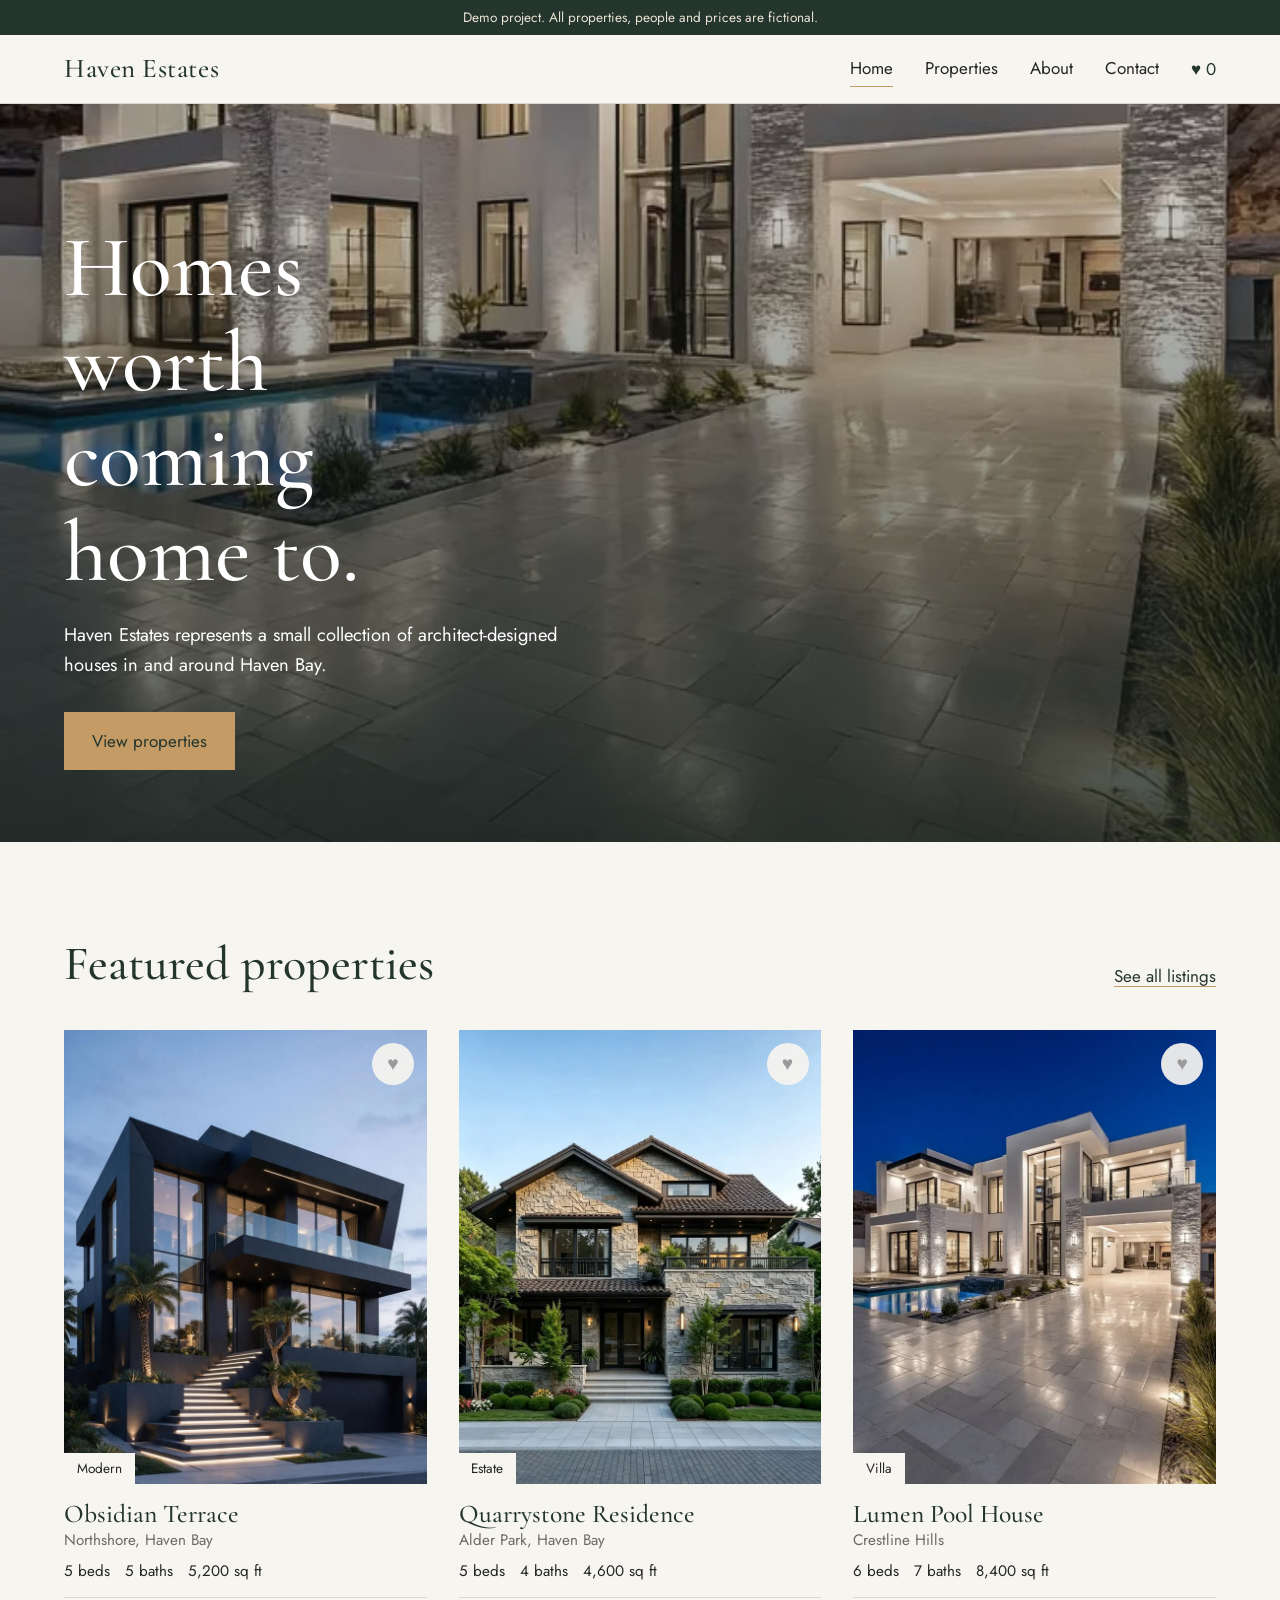
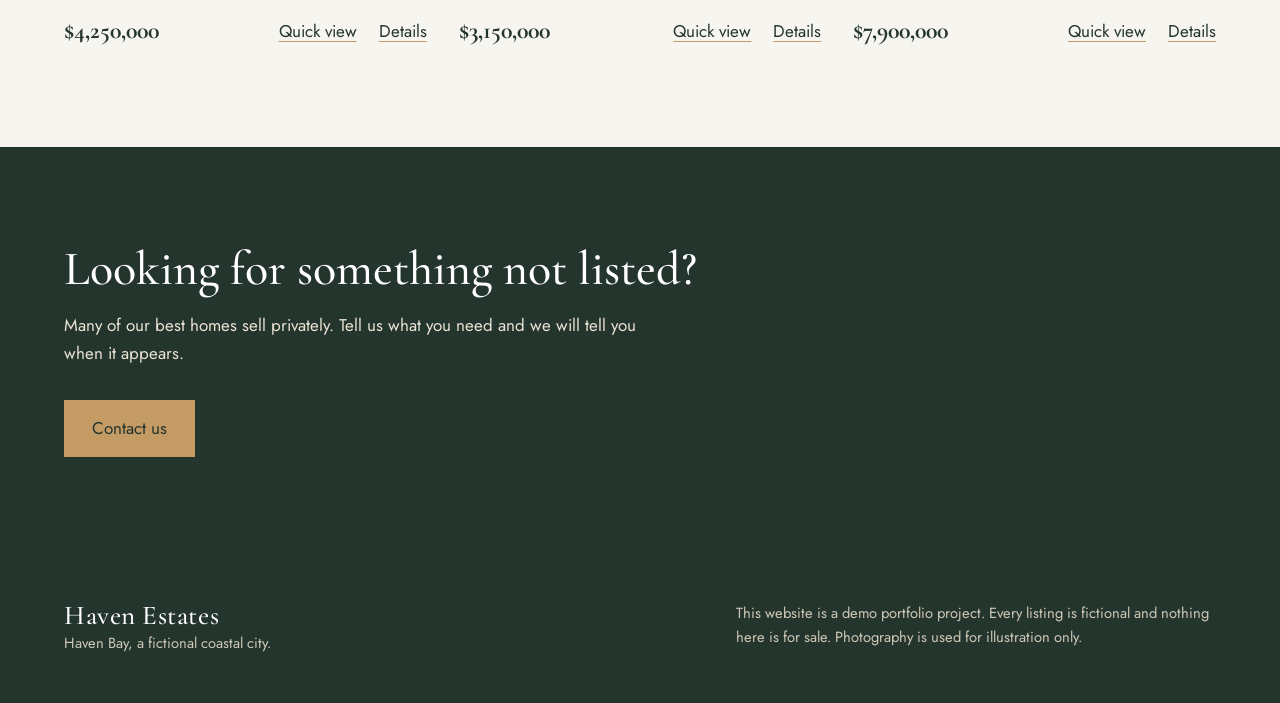
<file: realestate/index.html>
<!DOCTYPE html>
<html lang="en"><head><meta charset="utf-8"><meta name="viewport" content="width=device-width,initial-scale=1">
<title>Home | Haven Estates (Demo)</title>
<link rel="preconnect" href="https://fonts.googleapis.com"><link rel="preconnect" href="https://fonts.gstatic.com" crossorigin>
<link href="https://fonts.googleapis.com/css2?family=Cormorant+Garamond:wght@500;600&family=Jost:wght@400;500&display=swap" rel="stylesheet">
<link rel="stylesheet" href="style.css"></head><body>
<div id="site-header"></div>
<main>
<section class="hero"><div><h1>Homes worth coming home to.</h1><p>Haven Estates represents a small collection of architect-designed houses in and around Haven Bay.</p><a class="btn" href="properties.html">View properties</a></div></section>
<section><div class="head"><h2>Featured properties</h2><a class="link" href="properties.html">See all listings</a></div><div class="grid" id="featured"></div></section>
<section class="band"><h2>Looking for something not listed?</h2><p>Many of our best homes sell privately. Tell us what you need and we will tell you when it appears.</p><a class="btn" href="contact.html">Contact us</a></section>
</main>
<div id="site-footer"></div>
<script src="properties.js"></script><script src="main.js"></script>
</body></html>
</file>
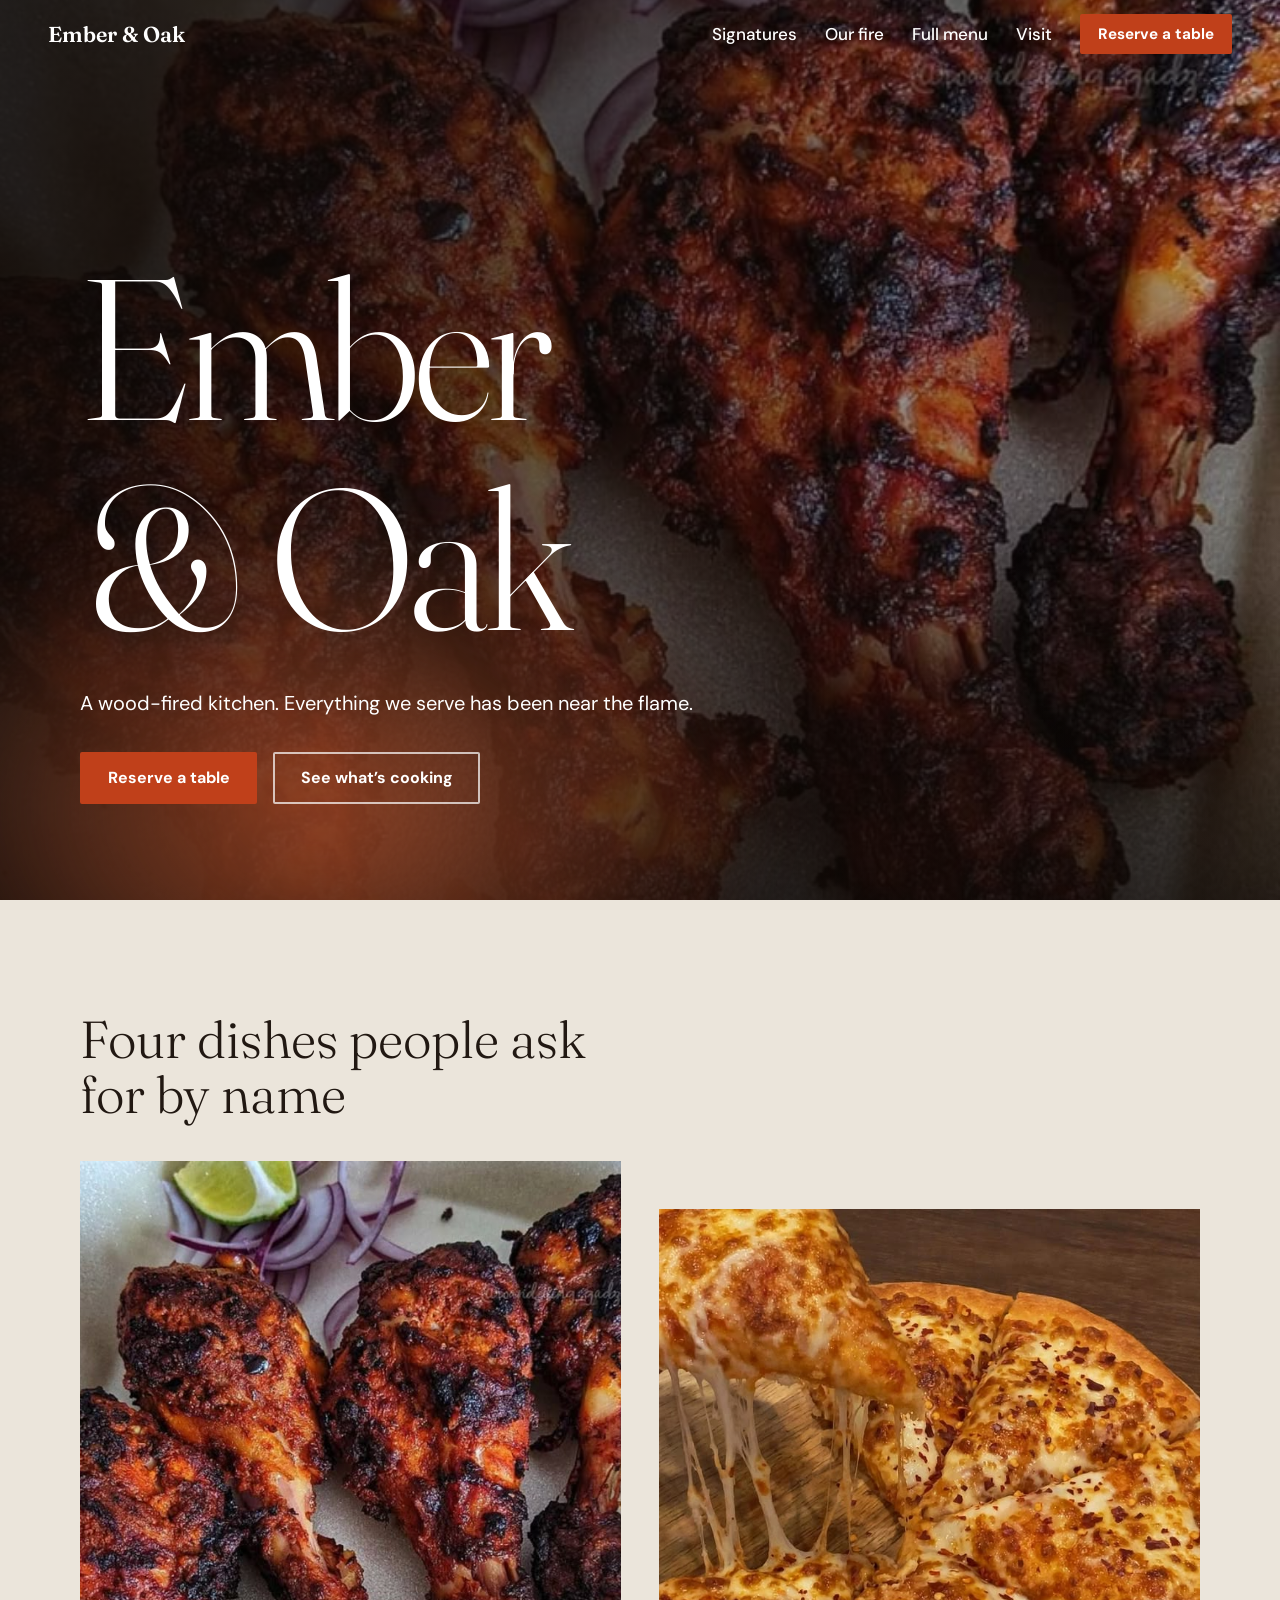
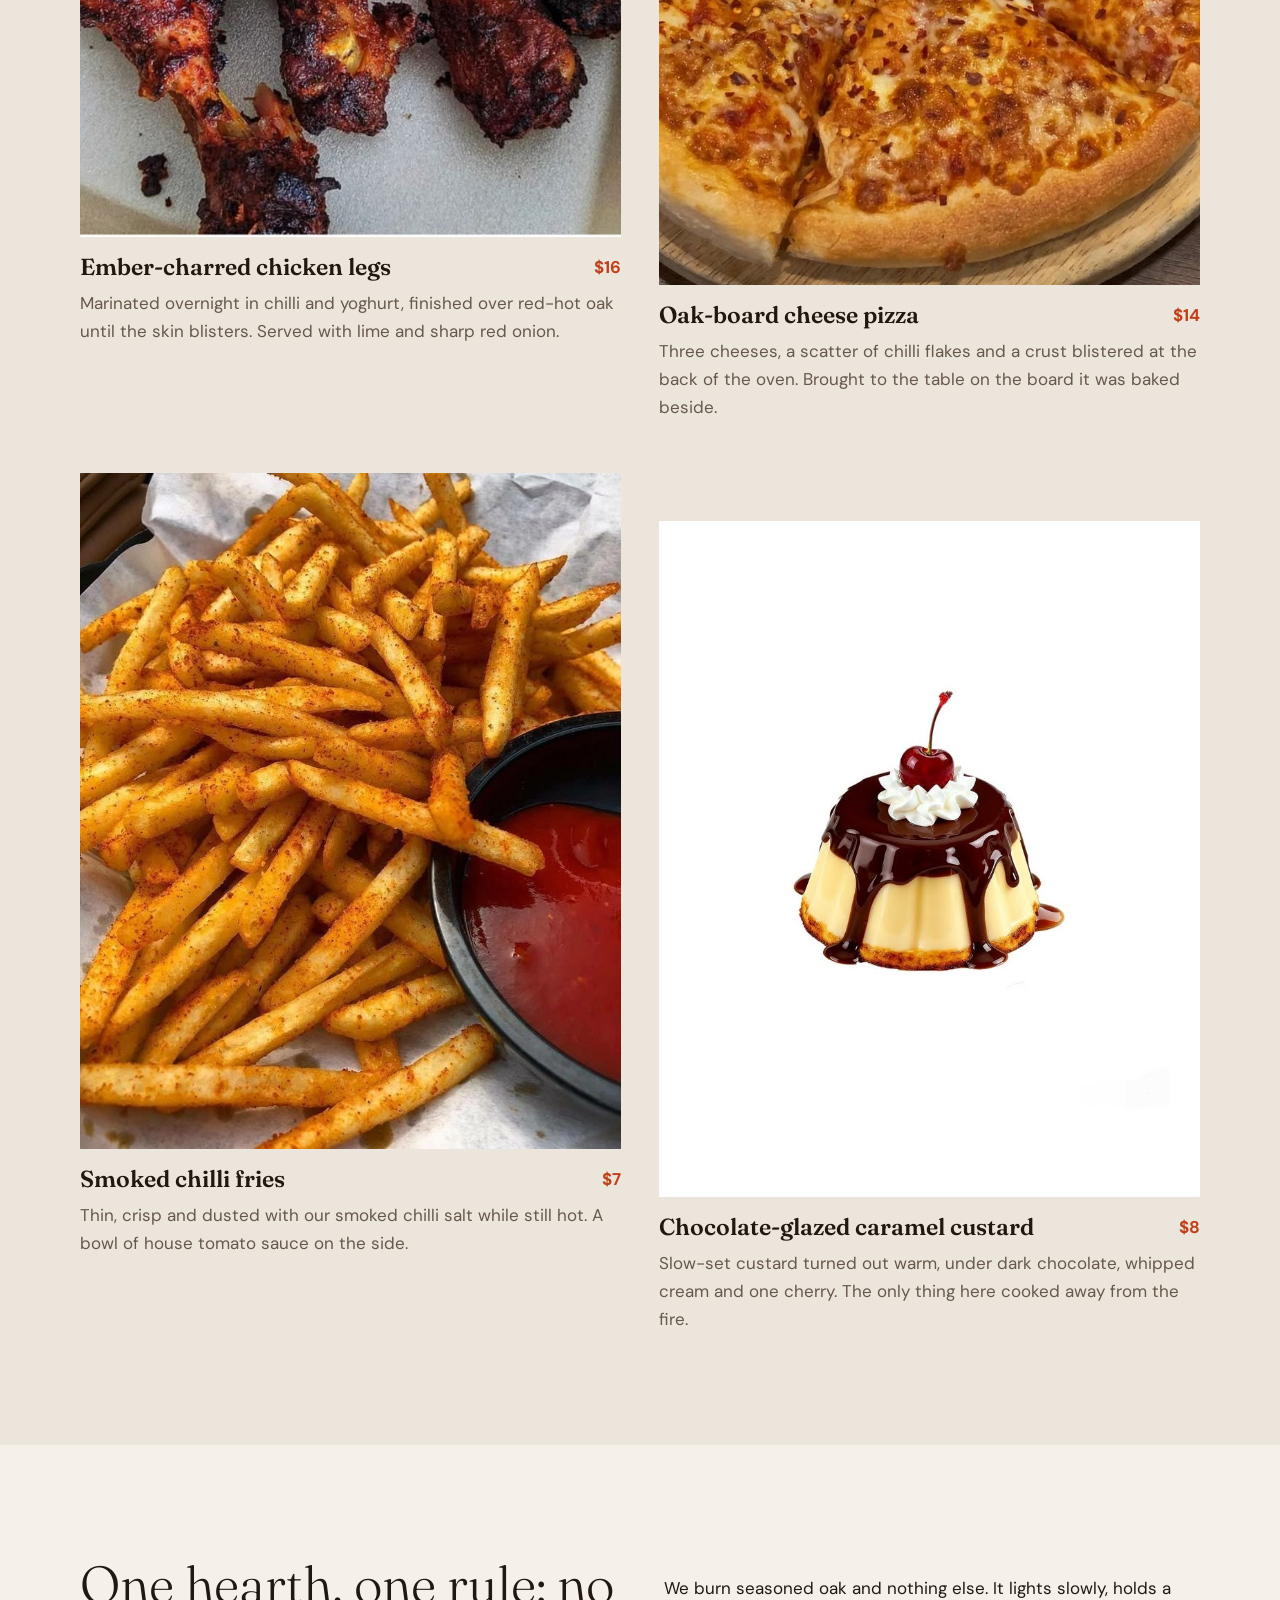
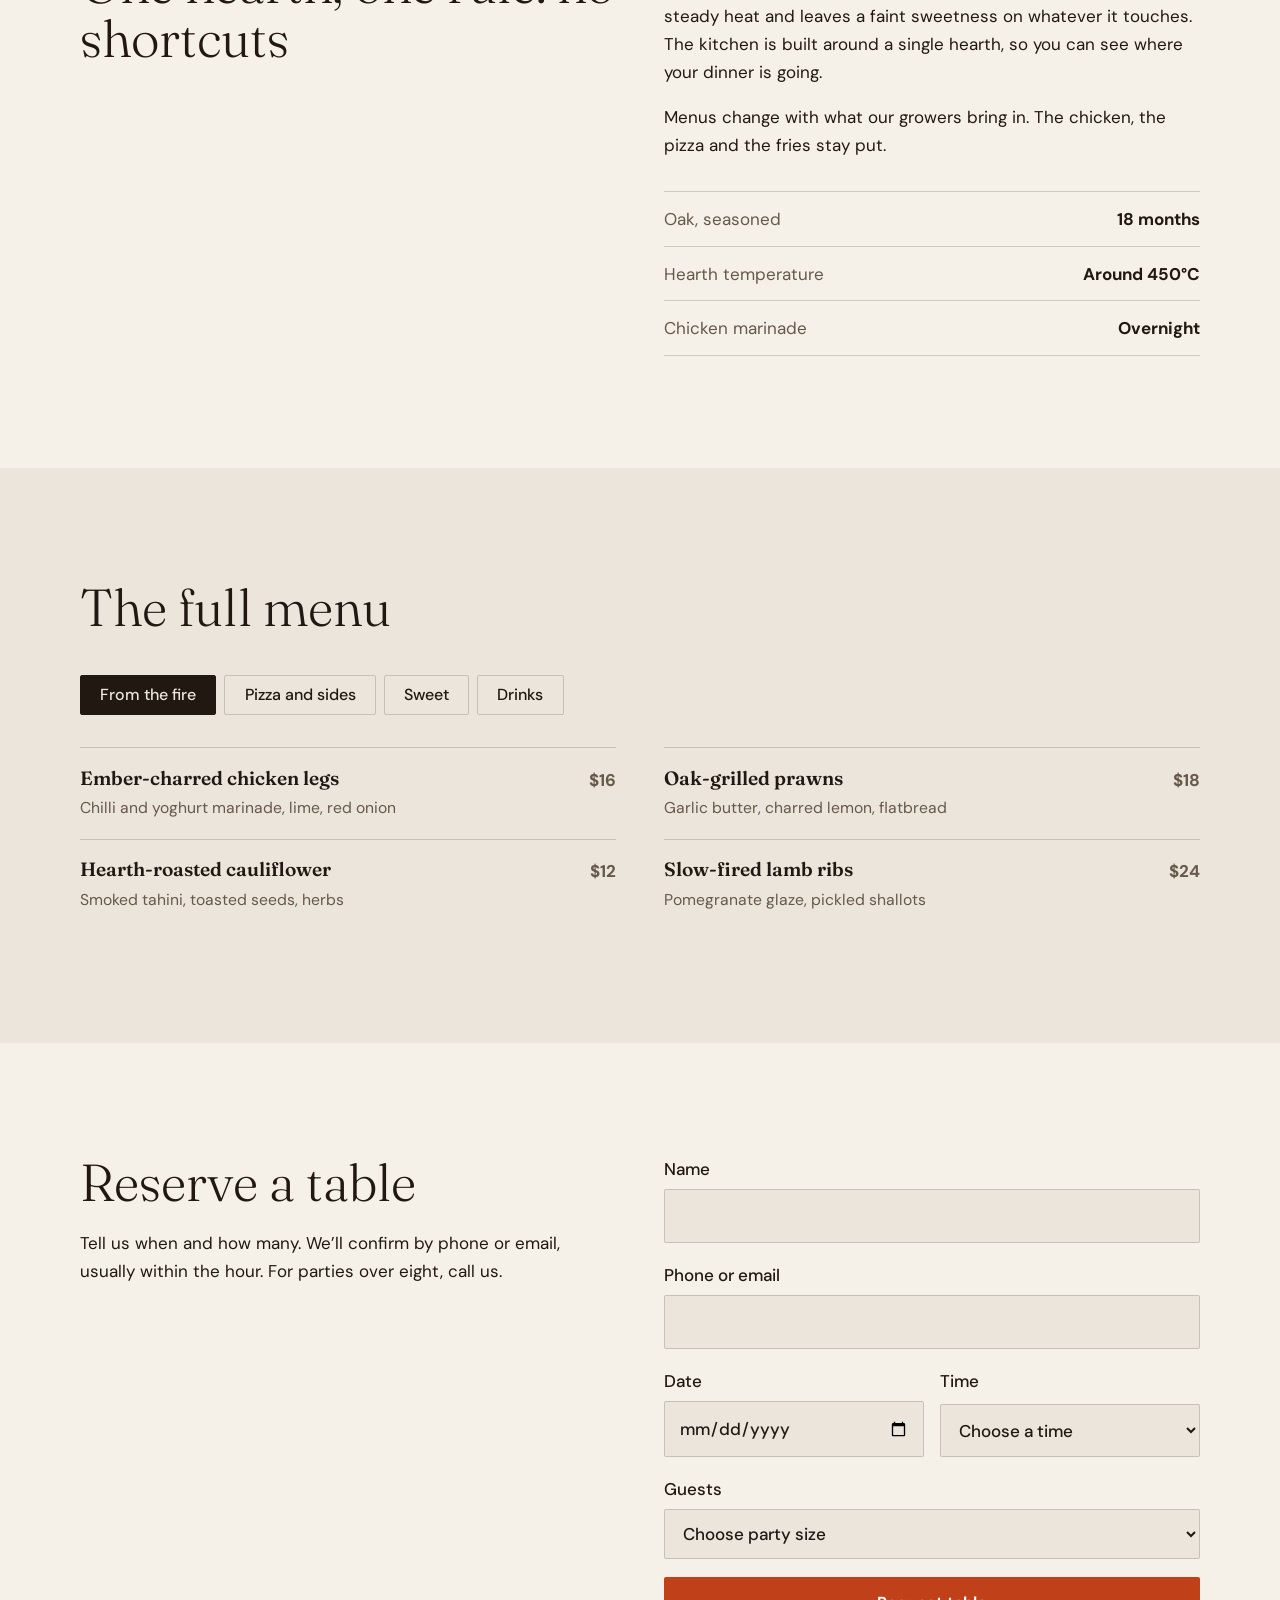
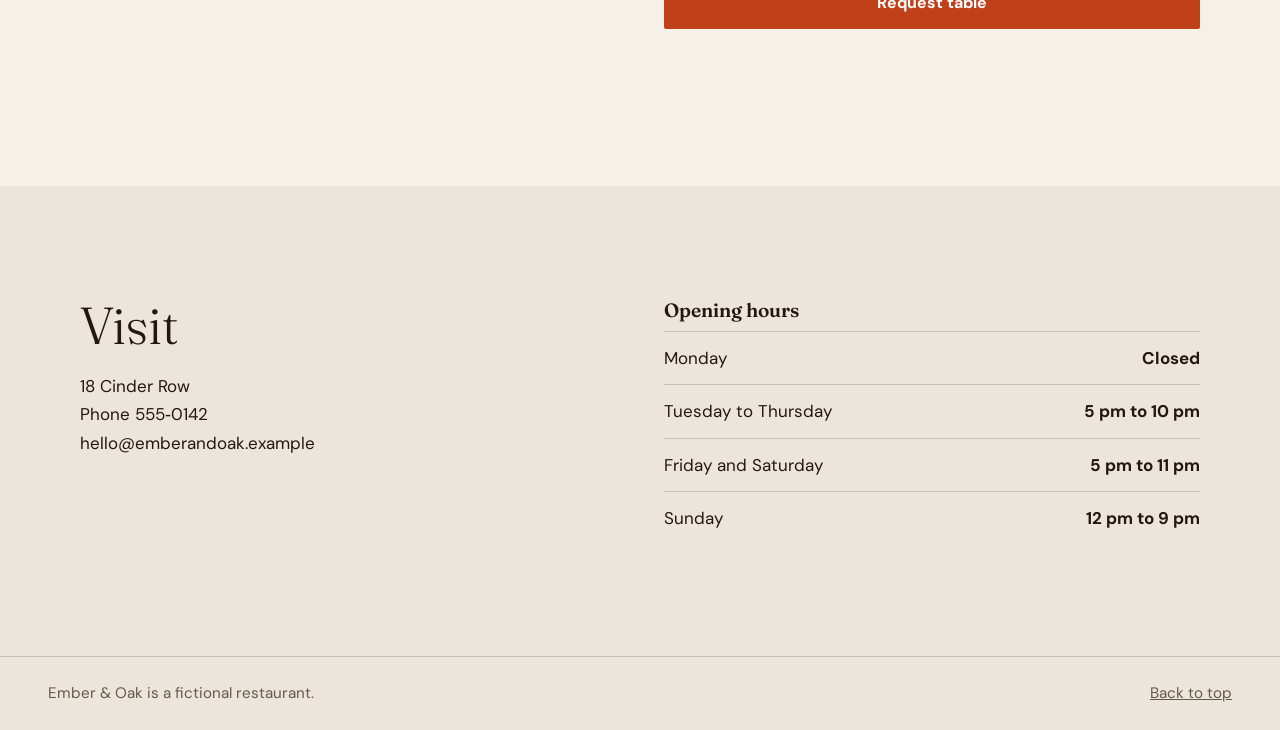
<file: restaurant/index.html>
<!DOCTYPE html>
<html lang="en">
<head>
<meta charset="utf-8">
<meta name="viewport" content="width=device-width, initial-scale=1">
<title>Ember &amp; Oak · Wood-fired kitchen</title>
<meta name="description" content="Ember &amp; Oak is a wood-fired kitchen. Chicken charred over oak, hand-stretched pizza and desserts from the cool end of the hearth.">
<link rel="icon" href="data:image/svg+xml,%3Csvg xmlns='http://www.w3.org/2000/svg' viewBox='0 0 100 100'%3E%3Ctext y='.9em' font-size='90'%3E🔥%3C/text%3E%3C/svg%3E">
<link rel="preconnect" href="https://fonts.googleapis.com">
<link rel="preconnect" href="https://fonts.gstatic.com" crossorigin>
<link href="https://fonts.googleapis.com/css2?family=DM+Sans:wght@400;500;700&family=Fraunces:opsz,wght@9..144,300;9..144,600&display=swap" rel="stylesheet">
<link rel="stylesheet" href="style.css">
</head>
<body>

<header class="site-header" id="top">
  <a class="brand" href="#top">Ember &amp; Oak</a>
  <button class="nav-toggle" aria-expanded="false" aria-controls="nav">Menu</button>
  <nav id="nav" class="nav">
    <a href="#signatures">Signatures</a>
    <a href="#fire">Our fire</a>
    <a href="#menu">Full menu</a>
    <a href="#visit">Visit</a>
    <a class="btn btn-small" href="#reserve">Reserve a table</a>
  </nav>
</header>

<main>
  <section class="hero">
    <img src="assets/chicken.jpeg" alt="Charred chicken legs on a plate with red onion and lime">
    <div class="hero-glow" aria-hidden="true"></div>
    <div class="hero-copy">
      <h1>Ember<br>&amp; Oak</h1>
      <p>A wood-fired kitchen. Everything we serve has been near the flame.</p>
      <div class="hero-actions">
        <a class="btn" href="#reserve">Reserve a table</a>
        <a class="btn btn-ghost" href="#signatures">See what’s cooking</a>
      </div>
    </div>
  </section>

  <section class="section" id="signatures">
    <div class="wrap">
      <h2>Four dishes people ask for by name</h2>
      <div class="dishes">
        <figure class="dish">
          <div class="photo"><img src="assets/chicken.jpeg" alt="Ember-charred chicken legs" loading="lazy"></div>
          <figcaption><span class="name">Ember-charred chicken legs</span><span class="price">$16</span>
            <p>Marinated overnight in chilli and yoghurt, finished over red-hot oak until the skin blisters. Served with lime and sharp red onion.</p></figcaption>
        </figure>
        <figure class="dish">
          <div class="photo"><img src="assets/pizza.jpeg" alt="Cheese pizza with a slice being pulled away, stretching melted cheese" loading="lazy"></div>
          <figcaption><span class="name">Oak-board cheese pizza</span><span class="price">$14</span>
            <p>Three cheeses, a scatter of chilli flakes and a crust blistered at the back of the oven. Brought to the table on the board it was baked beside.</p></figcaption>
        </figure>
        <figure class="dish">
          <div class="photo"><img src="assets/fries.jpeg" alt="Spiced fries in paper with a bowl of red dipping sauce" loading="lazy"></div>
          <figcaption><span class="name">Smoked chilli fries</span><span class="price">$7</span>
            <p>Thin, crisp and dusted with our smoked chilli salt while still hot. A bowl of house tomato sauce on the side.</p></figcaption>
        </figure>
        <figure class="dish">
          <div class="photo photo-light"><img src="assets/pudding.jpeg" alt="Caramel custard pudding with chocolate sauce, cream and a cherry" loading="lazy"></div>
          <figcaption><span class="name">Chocolate-glazed caramel custard</span><span class="price">$8</span>
            <p>Slow-set custard turned out warm, under dark chocolate, whipped cream and one cherry. The only thing here cooked away from the fire.</p></figcaption>
        </figure>
      </div>
    </div>
  </section>

  <section class="section section-alt" id="fire">
    <div class="wrap fire">
      <h2>One hearth, one rule: no shortcuts</h2>
      <div>
        <p>We burn seasoned oak and nothing else. It lights slowly, holds a steady heat and leaves a faint sweetness on whatever it touches. The kitchen is built around a single hearth, so you can see where your dinner is going.</p>
        <p>Menus change with what our growers bring in. The chicken, the pizza and the fries stay put.</p>
        <dl class="facts">
          <div><dt>Oak, seasoned</dt><dd>18 months</dd></div>
          <div><dt>Hearth temperature</dt><dd>Around 450°C</dd></div>
          <div><dt>Chicken marinade</dt><dd>Overnight</dd></div>
        </dl>
      </div>
    </div>
  </section>

  <section class="section" id="menu">
    <div class="wrap">
      <h2>The full menu</h2>
      <div class="tabs" role="tablist" aria-label="Menu sections"></div>
      <ul class="menu-list" id="menu-list" role="tabpanel"></ul>
    </div>
  </section>

  <section class="section section-alt" id="reserve">
    <div class="wrap reserve">
      <div>
        <h2>Reserve a table</h2>
        <p>Tell us when and how many. We’ll confirm by phone or email, usually within the hour. For parties over eight, call us.</p>
      </div>
      <form id="reserve-form" novalidate>
        <label>Name<input name="name" autocomplete="name" required></label>
        <label>Phone or email<input name="contact" autocomplete="email" required></label>
        <div class="row">
          <label>Date<input type="date" name="date" required></label>
          <label>Time
            <select name="time" required>
              <option value="">Choose a time</option>
              <option>5:30 pm</option><option>6:30 pm</option><option>7:30 pm</option><option>8:30 pm</option>
            </select>
          </label>
        </div>
        <label>Guests
          <select name="guests" required>
            <option value="">Choose party size</option>
            <option>1</option><option>2</option><option>3</option><option>4</option><option>5</option><option>6</option><option>7</option><option>8</option>
          </select>
        </label>
        <button class="btn" type="submit">Request table</button>
        <p class="form-msg" id="form-msg" role="status" aria-live="polite"></p>
      </form>
    </div>
  </section>

  <section class="section" id="visit">
    <div class="wrap visit">
      <div>
        <h2>Visit</h2>
        <p>18 Cinder Row<br>Phone 555&#8209;0142<br>hello@emberandoak.example</p>
      </div>
      <table class="hours">
        <caption>Opening hours</caption>
        <tr><th scope="row">Monday</th><td>Closed</td></tr>
        <tr><th scope="row">Tuesday to Thursday</th><td>5 pm to 10 pm</td></tr>
        <tr><th scope="row">Friday and Saturday</th><td>5 pm to 11 pm</td></tr>
        <tr><th scope="row">Sunday</th><td>12 pm to 9 pm</td></tr>
      </table>
    </div>
  </section>
</main>

<footer class="site-footer">
  <span>Ember &amp; Oak is a fictional restaurant.</span>
  <a href="#top">Back to top</a>
</footer>

<script src="script.js"></script>
</body>
</html>
</file>
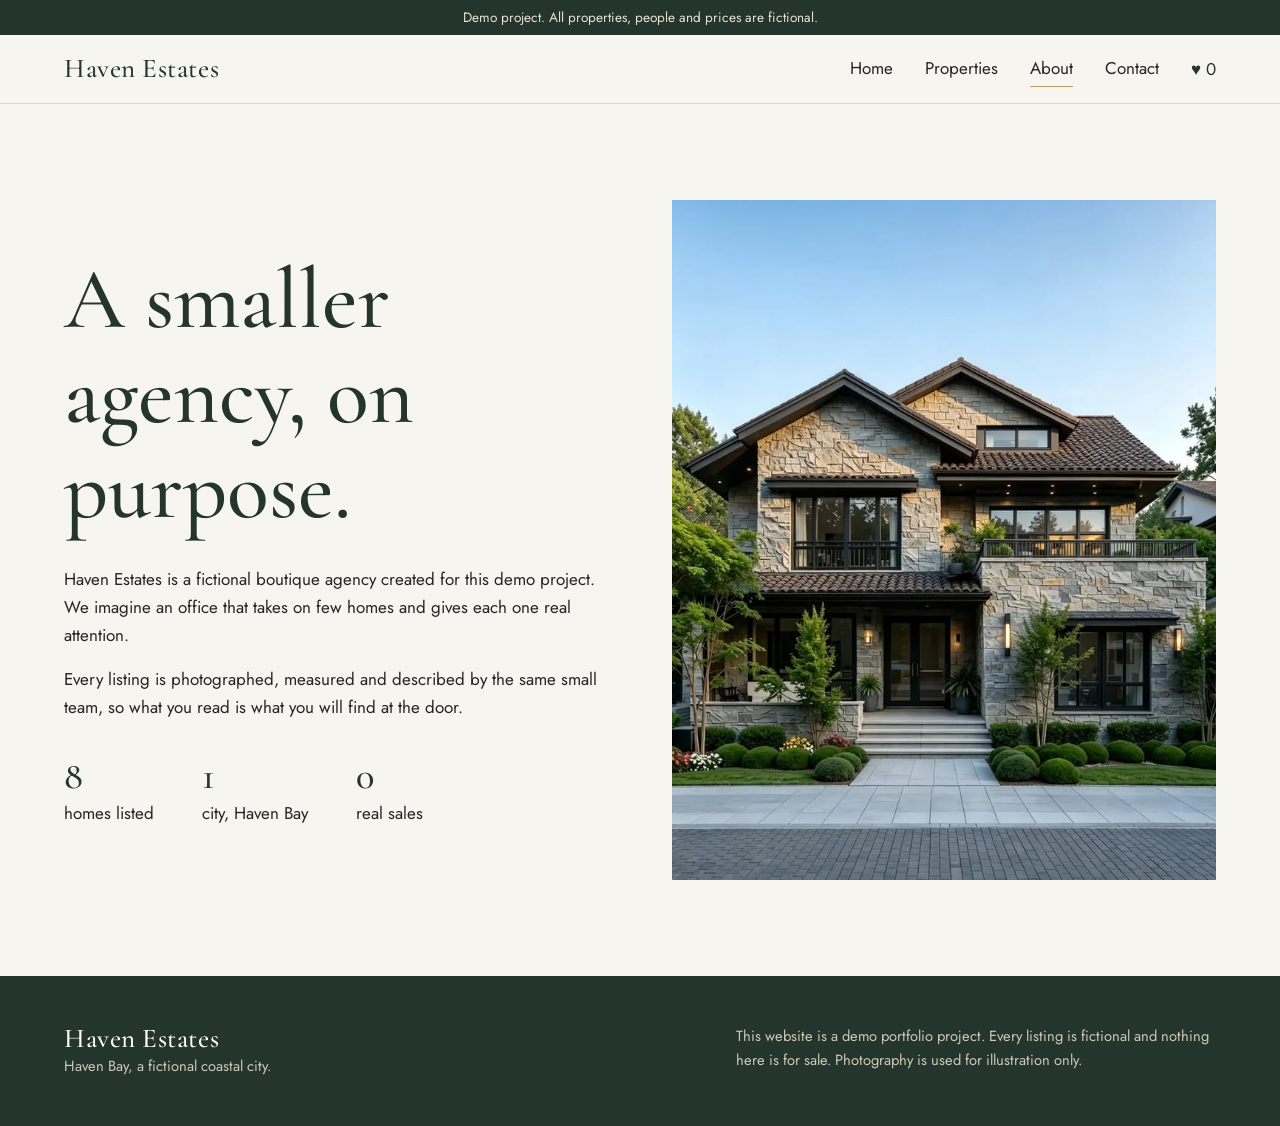
<file: realestate/about.html>
<!DOCTYPE html>
<html lang="en"><head><meta charset="utf-8"><meta name="viewport" content="width=device-width,initial-scale=1">
<title>About | Haven Estates (Demo)</title>
<link rel="preconnect" href="https://fonts.googleapis.com"><link rel="preconnect" href="https://fonts.gstatic.com" crossorigin>
<link href="https://fonts.googleapis.com/css2?family=Cormorant+Garamond:wght@500;600&family=Jost:wght@400;500&display=swap" rel="stylesheet">
<link rel="stylesheet" href="style.css"></head><body>
<div id="site-header"></div>
<main>
<div class="page"><div class="split"><div><h1>A smaller agency, on purpose.</h1><br><p>Haven Estates is a fictional boutique agency created for this demo project. We imagine an office that takes on few homes and gives each one real attention.</p><p>Every listing is photographed, measured and described by the same small team, so what you read is what you will find at the door.</p>
<div class="facts"><div><strong>8</strong>homes listed</div><div><strong>1</strong>city, Haven Bay</div><div><strong>0</strong>real sales</div></div></div>
<img src="assets/jpeg_3_.jpeg" alt="Modern stone and timber house at dusk"></div></div>
</main>
<div id="site-footer"></div>
<script src="properties.js"></script><script src="main.js"></script>
</body></html>
</file>
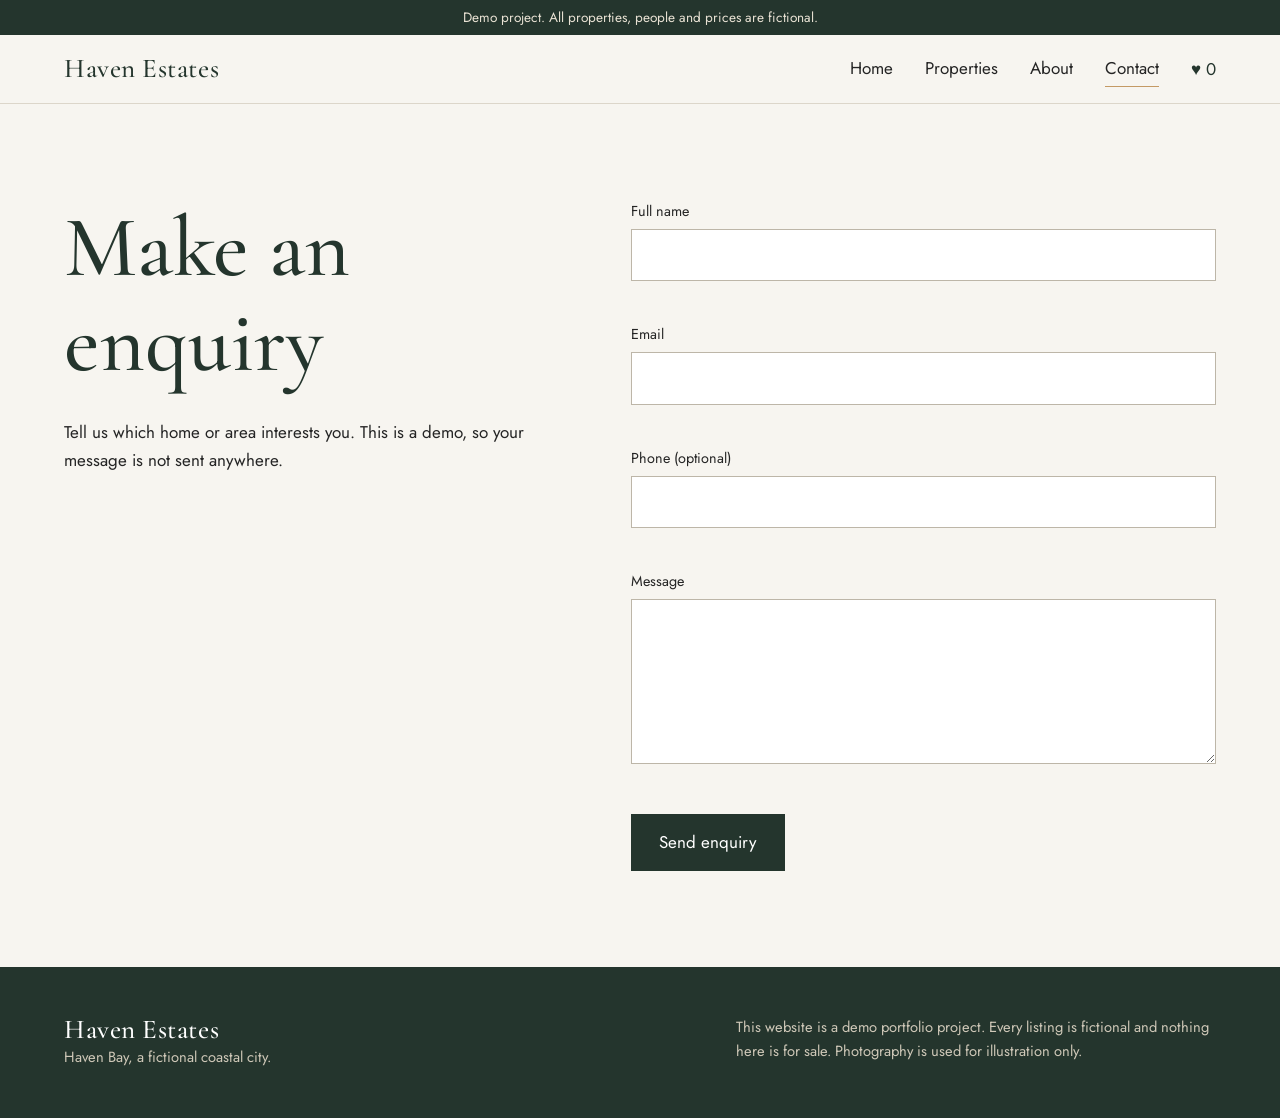
<file: realestate/contact.html>
<!DOCTYPE html>
<html lang="en"><head><meta charset="utf-8"><meta name="viewport" content="width=device-width,initial-scale=1">
<title>Contact | Haven Estates (Demo)</title>
<link rel="preconnect" href="https://fonts.googleapis.com"><link rel="preconnect" href="https://fonts.gstatic.com" crossorigin>
<link href="https://fonts.googleapis.com/css2?family=Cormorant+Garamond:wght@500;600&family=Jost:wght@400;500&display=swap" rel="stylesheet">
<link rel="stylesheet" href="style.css"></head><body>
<div id="site-header"></div>
<main>
<div class="page"><div class="contact"><div><h1>Make an enquiry</h1><br><p>Tell us which home or area interests you. This is a demo, so your message is not sent anywhere.</p></div>
<div><form id="enquiry" novalidate>
<div class="field"><label for="name">Full name</label><input id="name" name="name" autocomplete="name" aria-describedby="err-name"><p class="error" id="err-name"></p></div>
<div class="field"><label for="email">Email</label><input id="email" name="email" type="email" autocomplete="email" aria-describedby="err-email"><p class="error" id="err-email"></p></div>
<div class="field"><label for="phone">Phone (optional)</label><input id="phone" name="phone" type="tel" autocomplete="tel" aria-describedby="err-phone"><p class="error" id="err-phone"></p></div>
<div class="field"><label for="message">Message</label><textarea id="message" name="message" rows="5" aria-describedby="err-message"></textarea><p class="error" id="err-message"></p></div>
<button class="btn" type="submit">Send enquiry</button></form>
<div id="sent" hidden tabindex="-1"><h3>Enquiry received</h3><p>Thank you. In a real agency we would reply within one working day. Nothing was sent, as this is a demo.</p></div></div></div></div>
</main>
<div id="site-footer"></div>
<script src="properties.js"></script><script src="main.js"></script>
</body></html>
</file>
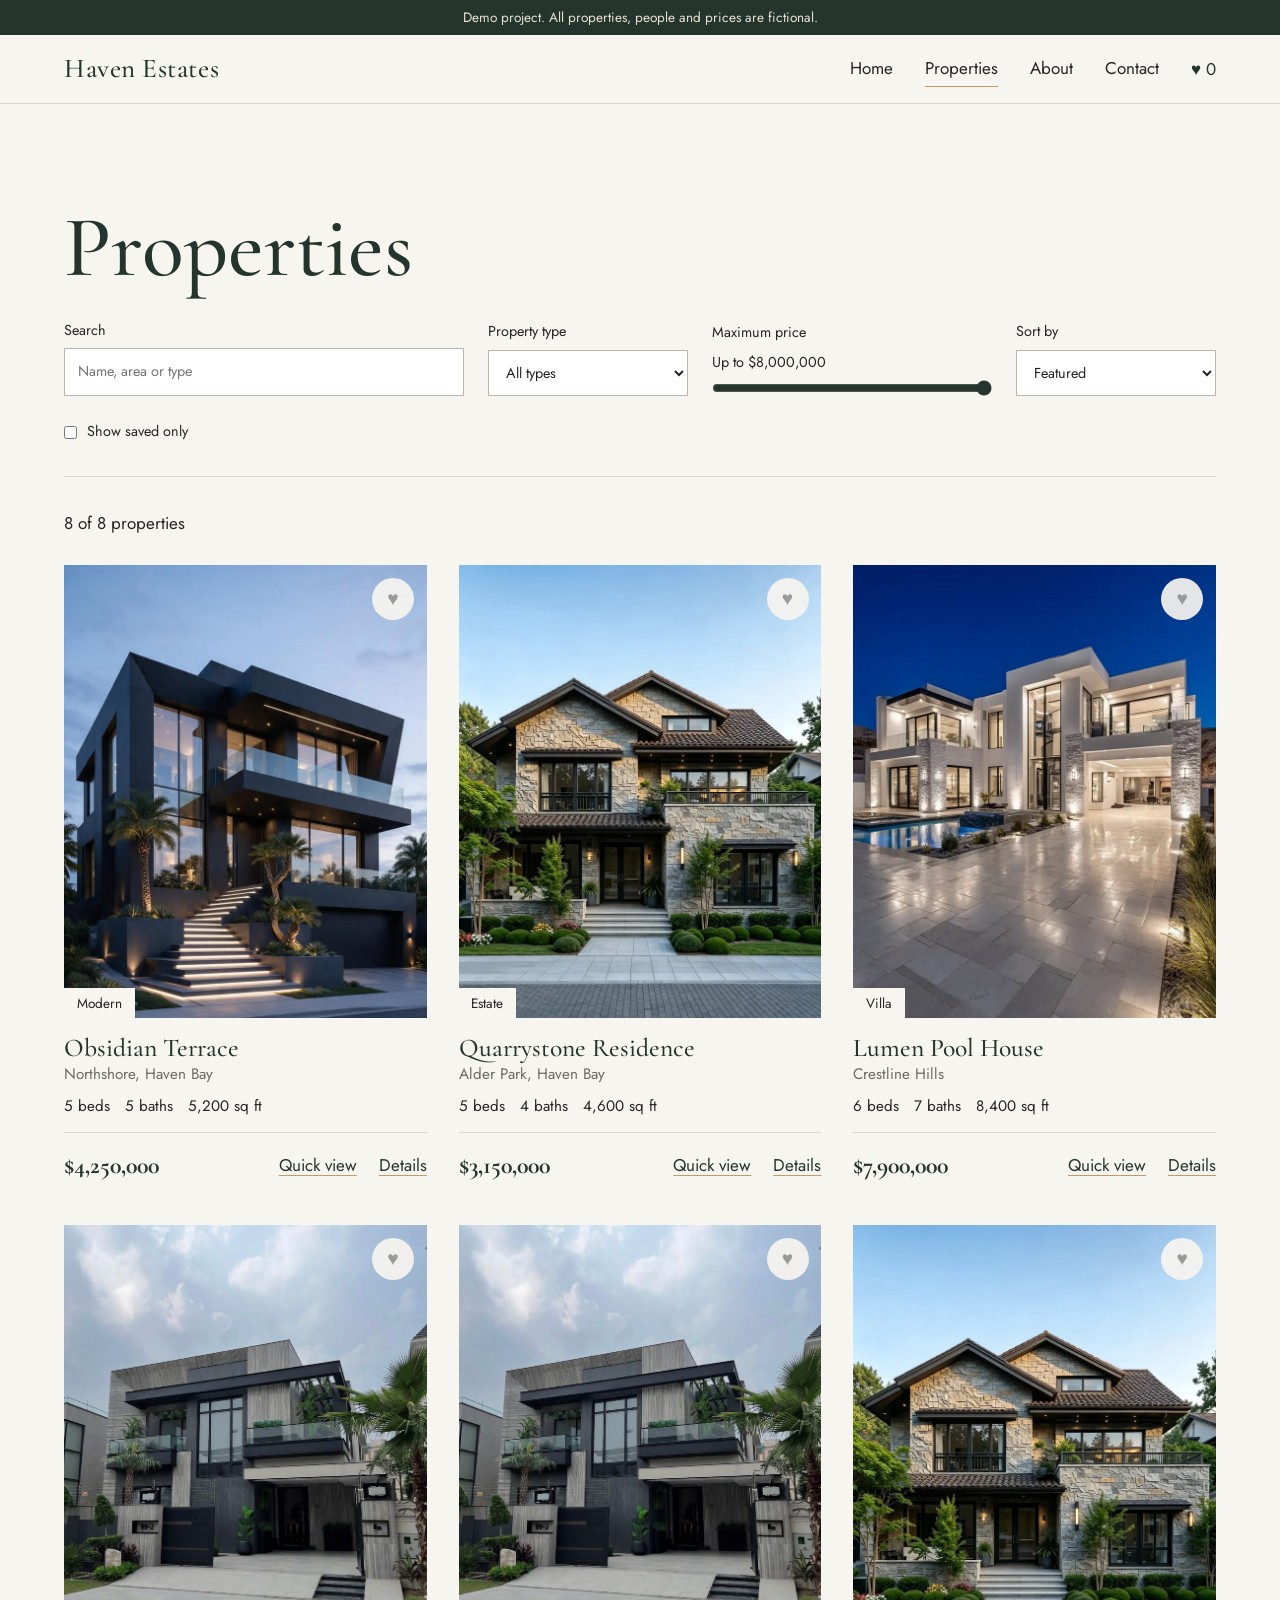
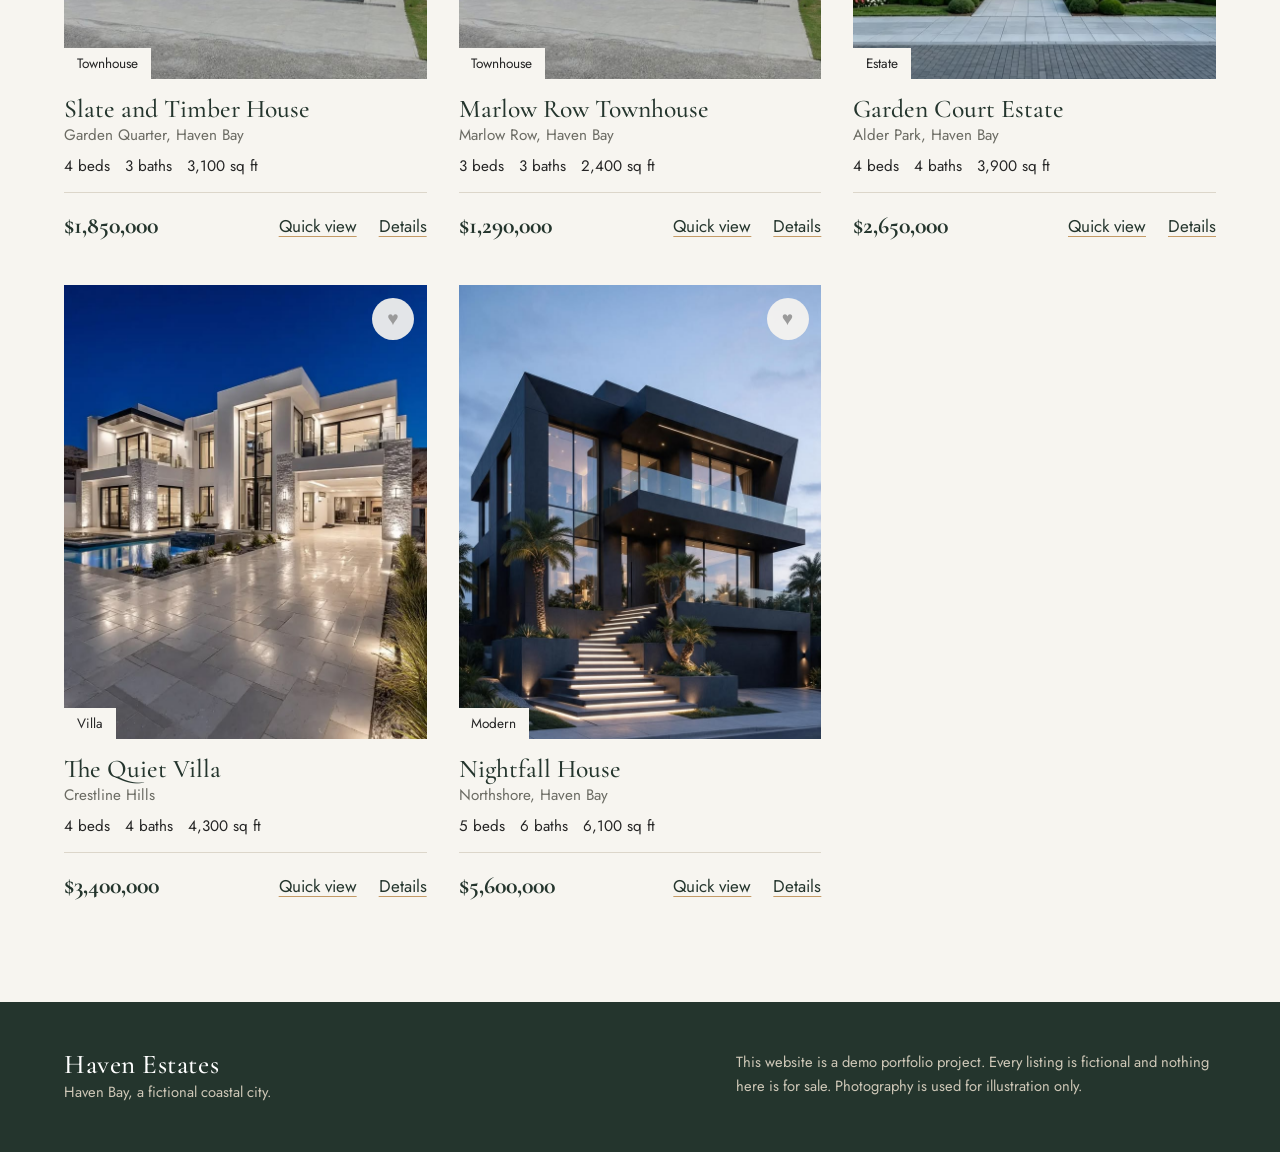
<file: realestate/properties.html>
<!DOCTYPE html>
<html lang="en"><head><meta charset="utf-8"><meta name="viewport" content="width=device-width,initial-scale=1">
<title>Properties | Haven Estates (Demo)</title>
<link rel="preconnect" href="https://fonts.googleapis.com"><link rel="preconnect" href="https://fonts.gstatic.com" crossorigin>
<link href="https://fonts.googleapis.com/css2?family=Cormorant+Garamond:wght@500;600&family=Jost:wght@400;500&display=swap" rel="stylesheet">
<link rel="stylesheet" href="style.css"></head><body>
<div id="site-header"></div>
<main>
<div class="page"><h1>Properties</h1>
<form class="filters" role="search" onsubmit="return false">
<label>Search<input id="search" type="search" placeholder="Name, area or type"></label>
<label>Property type<select id="type"></select></label>
<label>Maximum price <output id="price-out"></output><input id="price" type="range" min="1000000" max="8000000" step="100000" value="8000000"></label>
<label>Sort by<select id="sort"><option value="featured">Featured</option><option value="asc">Price, low to high</option><option value="desc">Price, high to low</option></select></label>
<label class="check"><input id="saved-only" type="checkbox"> Show saved only</label></form>
<p id="count" aria-live="polite"></p><br><div class="grid" id="grid"></div></div>
</main>
<div id="site-footer"></div>
<script src="properties.js"></script><script src="main.js"></script><script src="filters.js"></script>
</body></html>
</file>
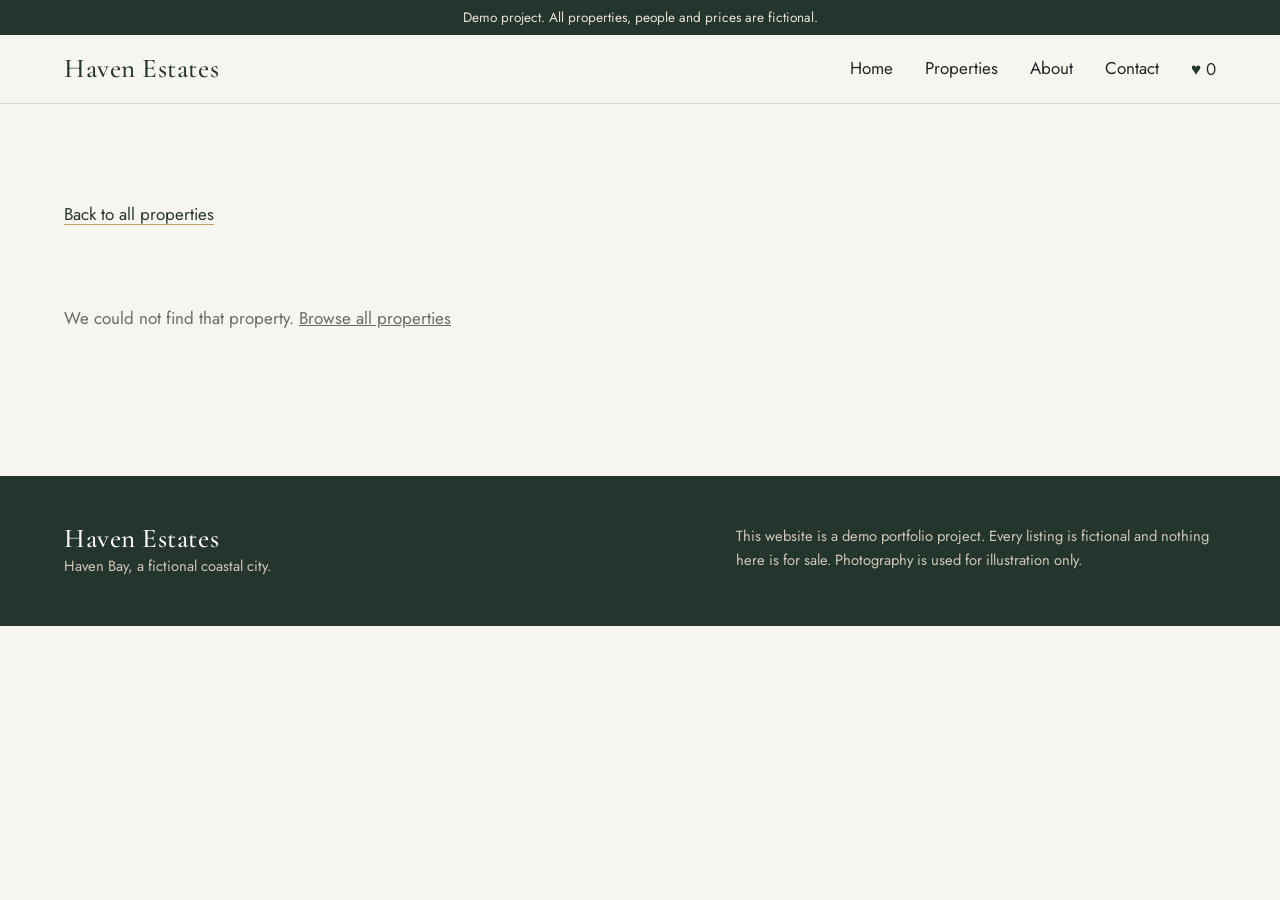
<file: realestate/property.html>
<!DOCTYPE html>
<html lang="en"><head><meta charset="utf-8"><meta name="viewport" content="width=device-width,initial-scale=1">
<title>Property | Haven Estates (Demo)</title>
<link rel="preconnect" href="https://fonts.googleapis.com"><link rel="preconnect" href="https://fonts.gstatic.com" crossorigin>
<link href="https://fonts.googleapis.com/css2?family=Cormorant+Garamond:wght@500;600&family=Jost:wght@400;500&display=swap" rel="stylesheet">
<link rel="stylesheet" href="style.css"></head><body>
<div id="site-header"></div>
<main>
<div class="page"><p><a class="link" style="margin:0" href="properties.html">Back to all properties</a></p><br><div id="property-detail"></div></div>
</main>
<div id="site-footer"></div>
<script src="properties.js"></script><script src="main.js"></script>
</body></html>
</file>
<file: realestate/style.css>
:root{--bg:#F7F5F0;--pri:#24352D;--acc:#C49A65;--txt:#252525;--line:#dcd6ca;--serif:'Cormorant Garamond',Georgia,serif;--sans:'Jost','Helvetica Neue',Arial,sans-serif}
*{box-sizing:border-box;margin:0}
body{background:var(--bg);color:var(--txt);font:17px/1.65 var(--sans)}
img{display:block;max-width:100%}
a{color:inherit}
h1,h2,h3,.logo{font-family:var(--serif);font-weight:500;line-height:1.1;color:var(--pri)}
h1{font-size:clamp(2.8rem,7vw,5.4rem)}h2{font-size:clamp(2rem,4vw,3rem)}h3{font-size:1.6rem}
:focus-visible{outline:2px solid var(--acc);outline-offset:3px}
.demo-bar{background:var(--pri);color:#e9e2d4;text-align:center;font-size:.85rem;padding:.4rem 1rem}
.header{position:sticky;top:0;z-index:20;display:flex;align-items:center;gap:2rem;padding:1rem 5vw;background:rgba(247,245,240,.95);backdrop-filter:blur(8px);border-bottom:1px solid var(--line)}
.logo{font-size:1.7rem;text-decoration:none;margin-right:auto;letter-spacing:.02em}
nav{display:flex;gap:2rem}nav a{text-decoration:none;padding:.2rem 0;border-bottom:1px solid transparent}
nav a:hover,nav a[aria-current]{border-color:var(--acc)}
.saved{text-decoration:none;color:var(--pri)}
.burger{display:none;background:none;border:0;width:40px;height:40px;cursor:pointer}
.burger span{display:block;height:2px;background:var(--pri);margin:6px 8px;transition:.25s}
.nav-open .burger span:first-child{transform:translateY(4px) rotate(45deg)}.nav-open .burger span:last-child{transform:translateY(-4px) rotate(-45deg)}
.btn{display:inline-block;background:var(--pri);color:#fff;padding:.85rem 1.7rem;border:1px solid var(--pri);text-decoration:none;font:inherit;cursor:pointer;transition:.2s}
.btn:hover{background:var(--acc);border-color:var(--acc);color:var(--pri)}
.btn.ghost{background:transparent;color:var(--pri)}.btn.ghost:hover{background:var(--pri);color:#fff}
.btn.ghost[aria-pressed=true]{background:var(--acc);border-color:var(--acc)}
.link{background:none;border:0;font:inherit;color:var(--pri);cursor:pointer;text-decoration:underline;text-decoration-color:var(--acc);text-underline-offset:4px;margin-left:1rem}
.hero{min-height:82vh;display:flex;align-items:flex-end;padding:8vh 5vw;color:#fff;background:linear-gradient(180deg,rgba(20,30,25,.15),rgba(20,30,25,.8)),url(assets/jpeg_5_.jpeg) center 65%/cover}
.hero h1{color:#fff;max-width:11ch}.hero p{max-width:34rem;margin:1.2rem 0 2rem;font-size:1.15rem}
.hero .btn{background:var(--acc);border-color:var(--acc);color:var(--pri)}.hero .btn:hover{background:#fff;border-color:#fff}
section,.page{padding:6rem 5vw}
.head{display:flex;justify-content:space-between;align-items:end;gap:1rem;margin-bottom:2.5rem;flex-wrap:wrap}
.grid{display:grid;grid-template-columns:repeat(auto-fill,minmax(310px,1fr));gap:2.5rem 2rem}
.card-img{position:relative;aspect-ratio:4/5;overflow:hidden;background:var(--line)}
.card-img img{width:100%;height:100%;object-fit:cover;transition:transform .6s}.card:hover .card-img img{transform:scale(1.04)}
.tag{position:absolute;left:0;bottom:0;background:var(--bg);padding:.25rem .8rem;font-size:.85rem}
.heart{position:absolute;top:.8rem;right:.8rem;width:42px;height:42px;border-radius:50%;border:0;background:rgba(247,245,240,.92);color:#9a9a9a;font-size:1.2rem;cursor:pointer}
.heart.on{color:#b3453b}
.card-body{padding-top:1rem}.loc{color:#6b6b63;font-size:.95rem}.specs{font-size:.95rem;margin:.4rem 0 .8rem}
.card-foot{display:flex;justify-content:space-between;align-items:center;border-top:1px solid var(--line);padding-top:.8rem}
.card-foot strong{font-family:var(--serif);font-size:1.5rem;color:var(--pri)}
.filters{display:grid;grid-template-columns:2fr 1fr 1.4fr 1fr;gap:1.5rem;align-items:end;padding:1.5rem 0 2rem;border-bottom:1px solid var(--line);margin-bottom:2rem}
.filters label{display:flex;flex-direction:column;gap:.35rem;font-size:.9rem}
input,select,textarea{font:inherit;padding:.7rem .8rem;border:1px solid #bdb6a8;background:#fff;color:var(--txt);border-radius:0;width:100%}
input[type=range]{padding:0;accent-color:var(--pri);border:0;background:none}
.check{flex-direction:row!important;align-items:center;gap:.6rem!important}.check input{width:auto}
.empty{grid-column:1/-1;padding:3rem 0;color:#6b6b63}
.band{background:var(--pri);color:#e9e2d4}.band h2{color:#fff}.band p{max-width:38rem;margin:1rem 0 2rem}
.band .btn{background:var(--acc);border-color:var(--acc);color:var(--pri)}
.split{display:grid;grid-template-columns:1fr 1fr;gap:4rem;align-items:center}.split img{width:100%;aspect-ratio:4/5;object-fit:cover}
.split p+p{margin-top:1rem}
.facts{display:flex;gap:3rem;margin-top:2rem;flex-wrap:wrap}.facts strong{display:block;font:500 2.4rem var(--serif);color:var(--pri)}
.gallery{outline-offset:6px}.g-main{position:relative;aspect-ratio:4/5;background:var(--line);overflow:hidden}
.g-main img{width:100%;height:100%;object-fit:cover}
.g-nav{position:absolute;top:50%;transform:translateY(-50%);width:44px;height:44px;border:0;border-radius:50%;background:rgba(247,245,240,.92);font-size:1.6rem;cursor:pointer;color:var(--pri)}
.prev{left:.8rem}.next{right:.8rem}
.g-thumbs{display:grid;grid-template-columns:repeat(4,1fr);gap:.6rem;margin-top:.6rem}
.g-thumbs button{padding:0;border:2px solid transparent;background:none;cursor:pointer;aspect-ratio:1}.g-thumbs button.on{border-color:var(--acc)}
.g-thumbs img{width:100%;height:100%;object-fit:cover}
.detail{display:grid;grid-template-columns:1fr 1fr;gap:3rem;align-items:start}
.price{font:500 2.2rem var(--serif);color:var(--pri);margin:.4rem 0 1.2rem}
.specs-grid{display:grid;grid-template-columns:1fr 1fr;gap:1rem;margin-bottom:1.5rem;padding:1rem 0;border-block:1px solid var(--line)}
dt{font-size:.85rem;color:#6b6b63}dd{font-weight:500}
.features{margin:1.2rem 0 2rem 1.2rem}.features li::marker{color:var(--acc)}
.actions{display:flex;gap:1rem;flex-wrap:wrap}
dialog{border:0;padding:2.5rem;width:min(1000px,94vw);max-height:92vh;background:var(--bg);animation:pop .25s}
dialog::backdrop{background:rgba(20,30,25,.7)}
@keyframes pop{from{opacity:0;transform:translateY(12px)}}
.m-close{position:absolute;top:.6rem;right:1rem;background:none;border:0;font-size:2rem;cursor:pointer;color:var(--pri);z-index:2}
dialog .g-main{aspect-ratio:1}
.contact{display:grid;grid-template-columns:1fr 1.2fr;gap:5rem}
.field{margin-bottom:1.3rem}.field label{display:block;margin-bottom:.35rem;font-size:.9rem}
.field [aria-invalid=true]{border-color:#b3453b}.error{color:#b3453b;font-size:.88rem;min-height:1.2em;margin-top:.25rem}
#sent{padding:2rem;border:1px solid var(--acc);background:#fff}
.footer{display:flex;justify-content:space-between;gap:2rem;flex-wrap:wrap;padding:3rem 5vw;background:var(--pri);color:#cfc8b8;font-size:.92rem}
.footer .logo{color:#fff}.demo-note{max-width:30rem}
@media(max-width:860px){
 .burger{display:block}
 nav{position:absolute;top:100%;left:0;right:0;flex-direction:column;gap:0;background:var(--bg);border-bottom:1px solid var(--line);max-height:0;overflow:hidden;transition:max-height .3s}
 .nav-open nav{max-height:300px}nav a{padding:1rem 5vw;border:0}
 .header{gap:1rem}.filters,.split,.detail,.contact{grid-template-columns:1fr;gap:2rem}
 section,.page{padding:4rem 5vw}dialog{padding:1.5rem}}
@media(prefers-reduced-motion:reduce){*{transition:none!important;animation:none!important}}
</file>
<file: restaurant/style.css>
:root{
  --bg:#ebe5db;--surface:#f5f0e8;--ink:#211812;--muted:#66584b;
  --ember:#c0401a;--ember-ink:#fff;--line:rgba(33,24,18,.18);
  --serif:"Fraunces",Georgia,"Times New Roman",serif;
  --sans:"DM Sans",system-ui,-apple-system,"Segoe UI",sans-serif;
  color-scheme:light;
}
@media (prefers-color-scheme:dark){
  :root:not([data-theme="light"]){
    --bg:#15100d;--surface:#1f1815;--ink:#f2e9dd;--muted:#b6a695;
    --ember:#ef6a38;--ember-ink:#1a0e08;--line:rgba(242,233,221,.18);color-scheme:dark;
  }
}
:root[data-theme="dark"]{
  --bg:#15100d;--surface:#1f1815;--ink:#f2e9dd;--muted:#b6a695;
  --ember:#ef6a38;--ember-ink:#1a0e08;--line:rgba(242,233,221,.18);color-scheme:dark;
}

*,*::before,*::after{box-sizing:border-box}
html{scroll-behavior:smooth;scroll-padding-top:4.5rem}
body{margin:0;background:var(--bg);color:var(--ink);font:400 1.0625rem/1.65 var(--sans)}
img{display:block;max-width:100%}
a{color:inherit}
:focus-visible{outline:3px solid var(--ember);outline-offset:3px}

h1,h2{font-family:var(--serif);font-weight:300;line-height:1.05;margin:0}
h2{font-size:clamp(2rem,4.5vw,3.25rem);max-width:18ch;margin-bottom:2.5rem}
p{max-width:62ch}
.wrap{width:min(1120px,100% - 2.5rem);margin-inline:auto}
.section{padding:clamp(4rem,9vw,7rem) 0}
.section-alt{background:var(--surface)}

/* buttons */
.btn{display:inline-block;background:var(--ember);color:var(--ember-ink);font:700 1rem var(--sans);
  padding:.85rem 1.6rem;border:2px solid var(--ember);border-radius:2px;text-decoration:none;cursor:pointer;
  transition:transform .15s,filter .15s}
.btn:hover{filter:brightness(1.1);transform:translateY(-1px)}
.btn-small{padding:.5rem 1rem;font-size:.95rem}
.btn-ghost{background:transparent;color:#fff;border-color:rgba(255,255,255,.7)}

/* header */
.site-header{position:fixed;inset:0 0 auto 0;z-index:20;display:flex;align-items:center;justify-content:space-between;
  padding:.9rem clamp(1.25rem,4vw,3rem);color:#fff;transition:background .25s,color .25s,box-shadow .25s}
.site-header.solid{background:var(--surface);color:var(--ink);box-shadow:0 1px 0 var(--line)}
.brand{font:600 1.35rem var(--serif);text-decoration:none}
.nav{display:flex;align-items:center;gap:1.75rem}
.nav a:not(.btn){text-decoration:none;font-weight:500}
.nav a:not(.btn):hover{text-decoration:underline;text-underline-offset:6px;text-decoration-color:var(--ember)}
.nav-toggle{display:none;background:none;border:1.5px solid currentColor;color:inherit;font:500 .95rem var(--sans);
  padding:.4rem .9rem;border-radius:2px;cursor:pointer}

/* hero */
.hero{position:relative;min-height:100svh;display:flex;align-items:flex-end;overflow:hidden;background:#150e0a;color:#fff}
.hero>img{position:absolute;inset:0;width:100%;height:100%;object-fit:cover;object-position:60% 40%}
.hero::after{content:"";position:absolute;inset:0;
  background:linear-gradient(90deg,rgba(15,9,6,.9) 0%,rgba(15,9,6,.55) 55%,rgba(15,9,6,.2) 100%),
             linear-gradient(0deg,rgba(15,9,6,.75),transparent 45%)}
.hero-glow{position:absolute;z-index:1;left:-10%;bottom:-25%;width:70%;height:70%;
  background:radial-gradient(closest-side,rgba(239,106,56,.55),transparent);filter:blur(30px);
  animation:glow 5s ease-in-out infinite alternate}
@keyframes glow{from{opacity:.55;transform:scale(1)}to{opacity:.95;transform:scale(1.12)}}
.hero-copy{position:relative;z-index:2;width:min(1120px,100% - 2.5rem);margin:0 auto;padding:8rem 0 clamp(3rem,8vw,6rem)}
.hero h1{font-size:clamp(4.5rem,17vw,12.5rem);letter-spacing:-.03em}
.hero p{font-size:1.25rem;margin:1.5rem 0 2rem}
.hero-actions{display:flex;flex-wrap:wrap;gap:1rem}

/* dishes */
.dishes{display:grid;grid-template-columns:repeat(2,1fr);gap:clamp(2rem,4vw,3.5rem) clamp(1.5rem,3vw,2.5rem)}
.dish{margin:0}
.dish:nth-child(even){margin-top:3rem}
.photo{aspect-ratio:4/5;overflow:hidden;background:var(--surface)}
.photo img{width:100%;height:100%;object-fit:cover;transition:transform .5s}
.dish:hover .photo img{transform:scale(1.04)}
.photo-light{background:#fff}
.photo-light img{object-fit:contain;padding:1rem}
.dish figcaption{display:grid;grid-template-columns:1fr auto;gap:.25rem 1rem;padding-top:1rem}
.name{font:600 1.45rem/1.2 var(--serif)}
.price{font-weight:700;color:var(--ember)}
.dish p{grid-column:1/-1;margin:.25rem 0 0;color:var(--muted)}

/* fire */
.fire{display:grid;grid-template-columns:1fr 1fr;gap:3rem;align-items:start}
.fire h2{margin:0}
.facts{margin:2rem 0 0;display:grid;gap:0}
.facts div{display:flex;justify-content:space-between;gap:1rem;padding:.8rem 0;border-top:1px solid var(--line)}
.facts div:last-child{border-bottom:1px solid var(--line)}
.facts dt{color:var(--muted)}.facts dd{margin:0;font-weight:700}

/* menu */
.tabs{display:flex;flex-wrap:wrap;gap:.5rem;margin-bottom:2rem}
.tab{background:none;color:var(--ink);font:500 1rem var(--sans);padding:.55rem 1.2rem;border:1.5px solid var(--line);border-radius:2px;cursor:pointer}
.tab[aria-selected="true"]{background:var(--ink);color:var(--bg);border-color:var(--ink)}
.menu-list{list-style:none;margin:0;padding:0;display:grid;grid-template-columns:repeat(2,1fr);gap:0 3rem}
.menu-list li{padding:1.1rem 0;border-top:1px solid var(--line);display:grid;grid-template-columns:1fr auto;gap:.1rem 1rem}
.menu-list b{font:600 1.2rem var(--serif)}
.menu-list span{color:var(--muted)}
.menu-list .price{grid-row:1;grid-column:2}
.menu-list em{grid-column:1/-1;font-style:normal;color:var(--muted);font-size:.98rem}

/* reserve */
.reserve,.visit{display:grid;grid-template-columns:1fr 1fr;gap:3rem;align-items:start}
.reserve h2,.visit h2{margin-bottom:1.25rem}
form{display:grid;gap:1.1rem}
.row{display:grid;grid-template-columns:1fr 1fr;gap:1rem}
label{display:grid;gap:.4rem;font-weight:500}
input,select{font:inherit;color:var(--ink);background:var(--bg);border:1.5px solid var(--line);border-radius:2px;padding:.75rem .85rem;width:100%}
input[aria-invalid="true"],select[aria-invalid="true"]{border-color:var(--ember)}
.form-msg{margin:0;min-height:1.6em;font-weight:500}
.form-msg.ok{color:var(--ink);padding:1rem;border-left:4px solid var(--ember);background:var(--bg)}
.form-msg.err{color:var(--ember)}

/* visit */
.hours{border-collapse:collapse;width:100%}
.hours caption{text-align:left;font:600 1.2rem var(--serif);padding-bottom:.6rem}
.hours th,.hours td{text-align:left;padding:.75rem 0;border-top:1px solid var(--line);font-weight:400}
.hours td{text-align:right;font-weight:700}

.site-footer{display:flex;flex-wrap:wrap;justify-content:space-between;gap:1rem;padding:1.5rem clamp(1.25rem,4vw,3rem);
  border-top:1px solid var(--line);color:var(--muted);font-size:.95rem}

@media (max-width:820px){
  .nav-toggle{display:block}
  .nav{position:absolute;top:100%;left:0;right:0;flex-direction:column;align-items:stretch;gap:0;background:var(--surface);color:var(--ink);
    padding:.5rem 1.25rem 1.25rem;display:none;box-shadow:0 8px 20px rgba(0,0,0,.2)}
  .nav.open{display:flex}
  .nav a:not(.btn){padding:.8rem 0;border-bottom:1px solid var(--line)}
  .nav .btn{margin-top:1rem;text-align:center}
  .dishes,.fire,.reserve,.visit,.menu-list{grid-template-columns:1fr}
  .dish:nth-child(even){margin-top:0}
  .hero>img{object-position:55% 30%}
}
@media (prefers-reduced-motion:reduce){
  html{scroll-behavior:auto}
  *,*::before,*::after{animation:none!important;transition:none!important}
}
</file>
